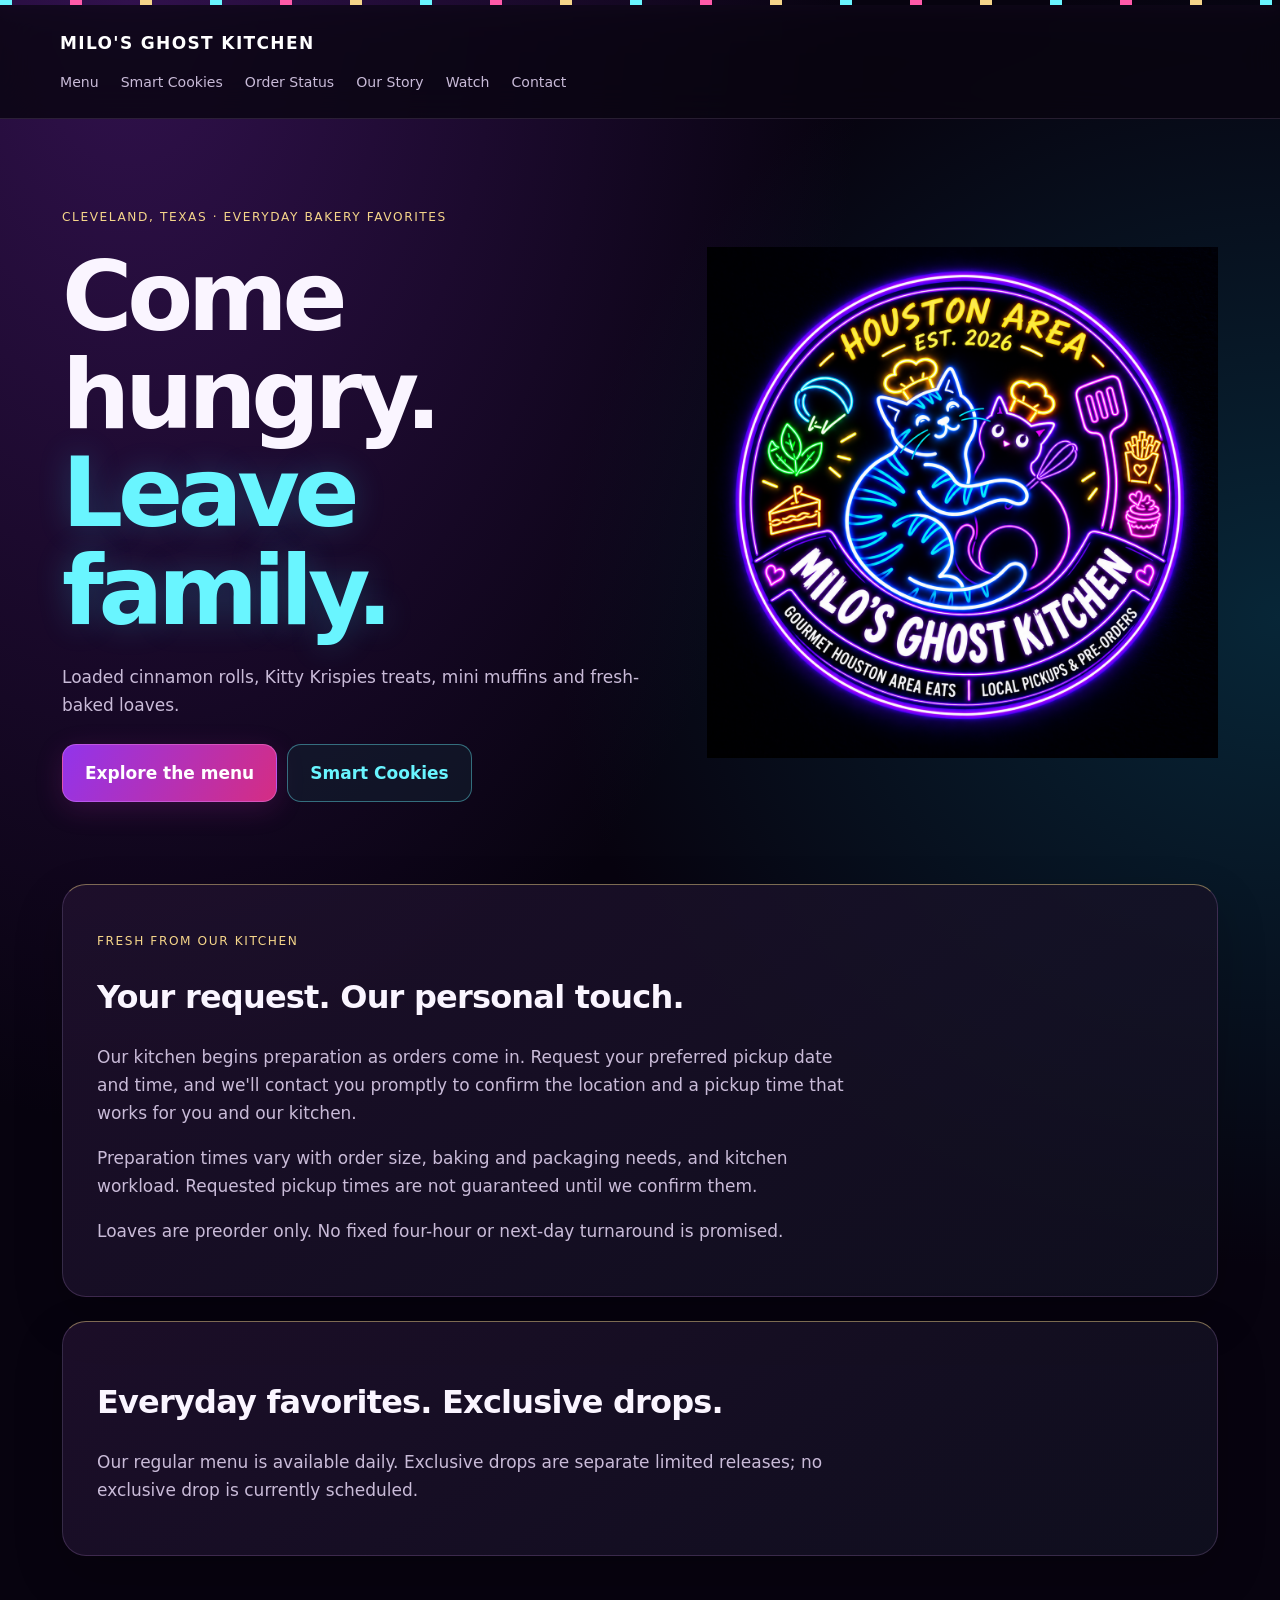
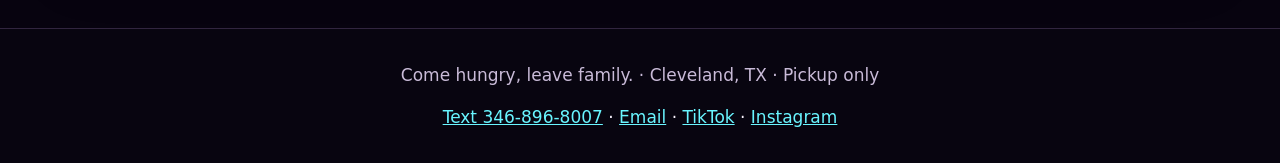
<file: index.html>
<!doctype html><html lang="en"><head><meta charset="utf-8"><meta name="viewport" content="width=device-width,initial-scale=1"><title>Milo's Ghost Kitchen | Cleveland, Texas</title><link rel="stylesheet" href="css/storefront.css"></head><body><header><a class="brand" href="index.html">MILO'S GHOST KITCHEN</a><nav aria-label="Main navigation"><a href="menu.html">Menu</a><a href="smart-cookies.html">Smart Cookies</a><a href="track.html">Order Status</a><a href="story.html">Our Story</a><a href="watch.html">Watch</a><a href="contact.html">Contact</a></nav></header><main><section class="hero"><div><p class="eyebrow">Cleveland, Texas · Everyday bakery favorites</p><h1>Come hungry.<br><span>Leave family.</span></h1><p>Loaded cinnamon rolls, Kitty Krispies treats, mini muffins and fresh-baked loaves.</p><a class="button" href="menu.html">Explore the menu</a><a class="button secondary" href="smart-cookies.html">Smart Cookies</a></div><div class="mascot"><img src="images/Untitled%20design.png" alt="Milo's Ghost Kitchen neon cat logo"></div></section><section class="panel"><p class="eyebrow">Fresh from our kitchen</p><h2>Your request. Our personal touch.</h2><p>Our kitchen begins preparation as orders come in. Request your preferred pickup date and time, and we'll contact you promptly to confirm the location and a pickup time that works for you and our kitchen.</p><p>Preparation times vary with order size, baking and packaging needs, and kitchen workload. Requested pickup times are not guaranteed until we confirm them.</p><p>Loaves are preorder only. No fixed four-hour or next-day turnaround is promised.</p></section><section class="panel"><h2>Everyday favorites. Exclusive drops.</h2><p>Our regular menu is available daily. Exclusive drops are separate limited releases; no exclusive drop is currently scheduled.</p></section></main><footer><p>Come hungry, leave family. · Cleveland, TX · Pickup only</p><a href="sms:+13468968007">Text 346-896-8007</a> · <a href="mailto:milosghostkitchen@gmail.com">Email</a> · <a href="https://www.tiktok.com/@milosghostkitchen">TikTok</a> · <a href="https://www.instagram.com/milosghostkitchenofficial/">Instagram</a></footer></body></html>
</file>
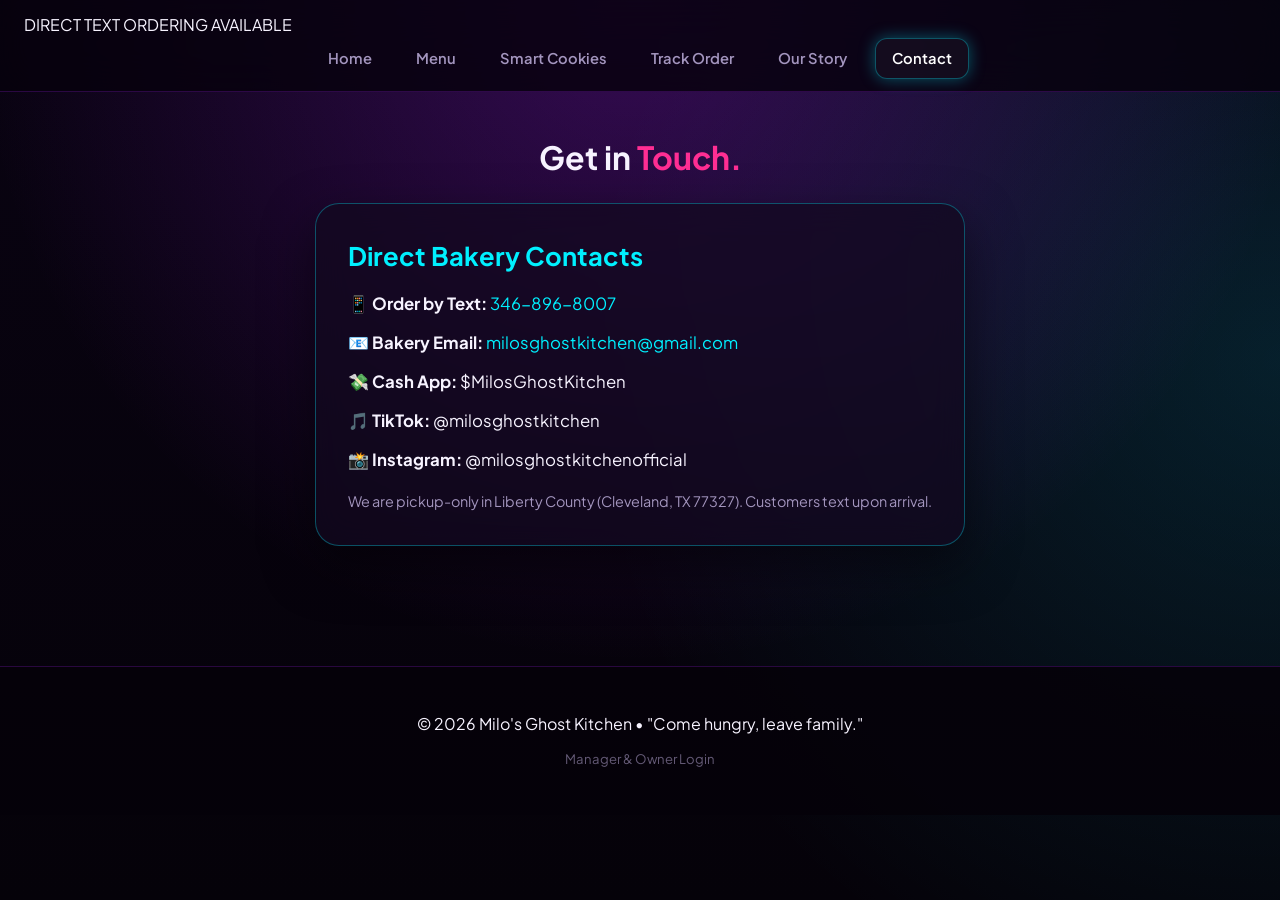
<file: contact.html>
<!doctype html>
<html lang="en">
<head>
  <meta charset="utf-8" />
  <meta name="viewport" content="width=device-width, initial-scale=1, viewport-fit=cover" />
  <title>Contact & Order by Text | Milo's Ghost Kitchen</title>
  <link rel="stylesheet" href="css/milo.css">
  <link href="https://fonts.googleapis.com/css2?family=Barlow+Condensed:wght@600;700;800&family=Manrope:wght@400;500;600;700;800&display=swap" rel="stylesheet">
</head>
<body>
  <div class="lights"><i class="b1"></i><i class="b2"></i><i class="b3"></i><i class="b4"></i><i class="b5"></i></div>
  <header class="top-header">
    <div class="status-bar"><span class="status-dot"></span> DIRECT TEXT ORDERING AVAILABLE</div>
    <nav class="nav">
      <a href="index.html">Home</a>
      <a href="menu.html">Menu</a>
      <a href="smart-cookies.html">Smart Cookies</a>
      <a href="track.html">Track Order</a>
      <a href="story.html">Our Story</a>
      <a href="contact.html" class="active">Contact</a>
    </nav>
  </header>
  <main class="wrap" style="padding:40px 20px;">
    <h1 style="text-align:center;">Get in <span style="color:var(--pink);">Touch.</span></h1>
    <div class="checkout-card" style="max-width:650px;margin:20px auto;">
      <h2 style="font-size:1.6rem;color:var(--cyan);margin-bottom:14px;">Direct Bakery Contacts</h2>
      <ul style="list-style:none;display:flex;flex-direction:column;gap:12px;font-size:1.05rem;">
        <li>📱 <strong>Order by Text:</strong> <a href="tel:3468968007" style="color:var(--cyan);text-decoration:none;">346-896-8007</a></li>
        <li>📧 <strong>Bakery Email:</strong> <a href="mailto:milosghostkitchen@gmail.com" style="color:var(--cyan);text-decoration:none;">milosghostkitchen@gmail.com</a></li>
        <li>💸 <strong>Cash App:</strong> $MilosGhostKitchen</li>
        <li>🎵 <strong>TikTok:</strong> @milosghostkitchen</li>
        <li>📸 <strong>Instagram:</strong> @milosghostkitchenofficial</li>
      </ul>
      <p style="color:var(--text-muted);font-size:0.9rem;margin-top:16px;">We are pickup-only in Liberty County (Cleveland, TX 77327). Customers text upon arrival.</p>
    </div>
  </main>
  <footer class="site-footer">
    <p>© 2026 Milo's Ghost Kitchen • "Come hungry, leave family."</p>
    <a href="admin.html" class="footer-owner-link">Manager & Owner Login</a>
  </footer>
  <div class="toast" id="toast"></div>
  <script src="js/site.js"></script>
</body>
</html>
</file>
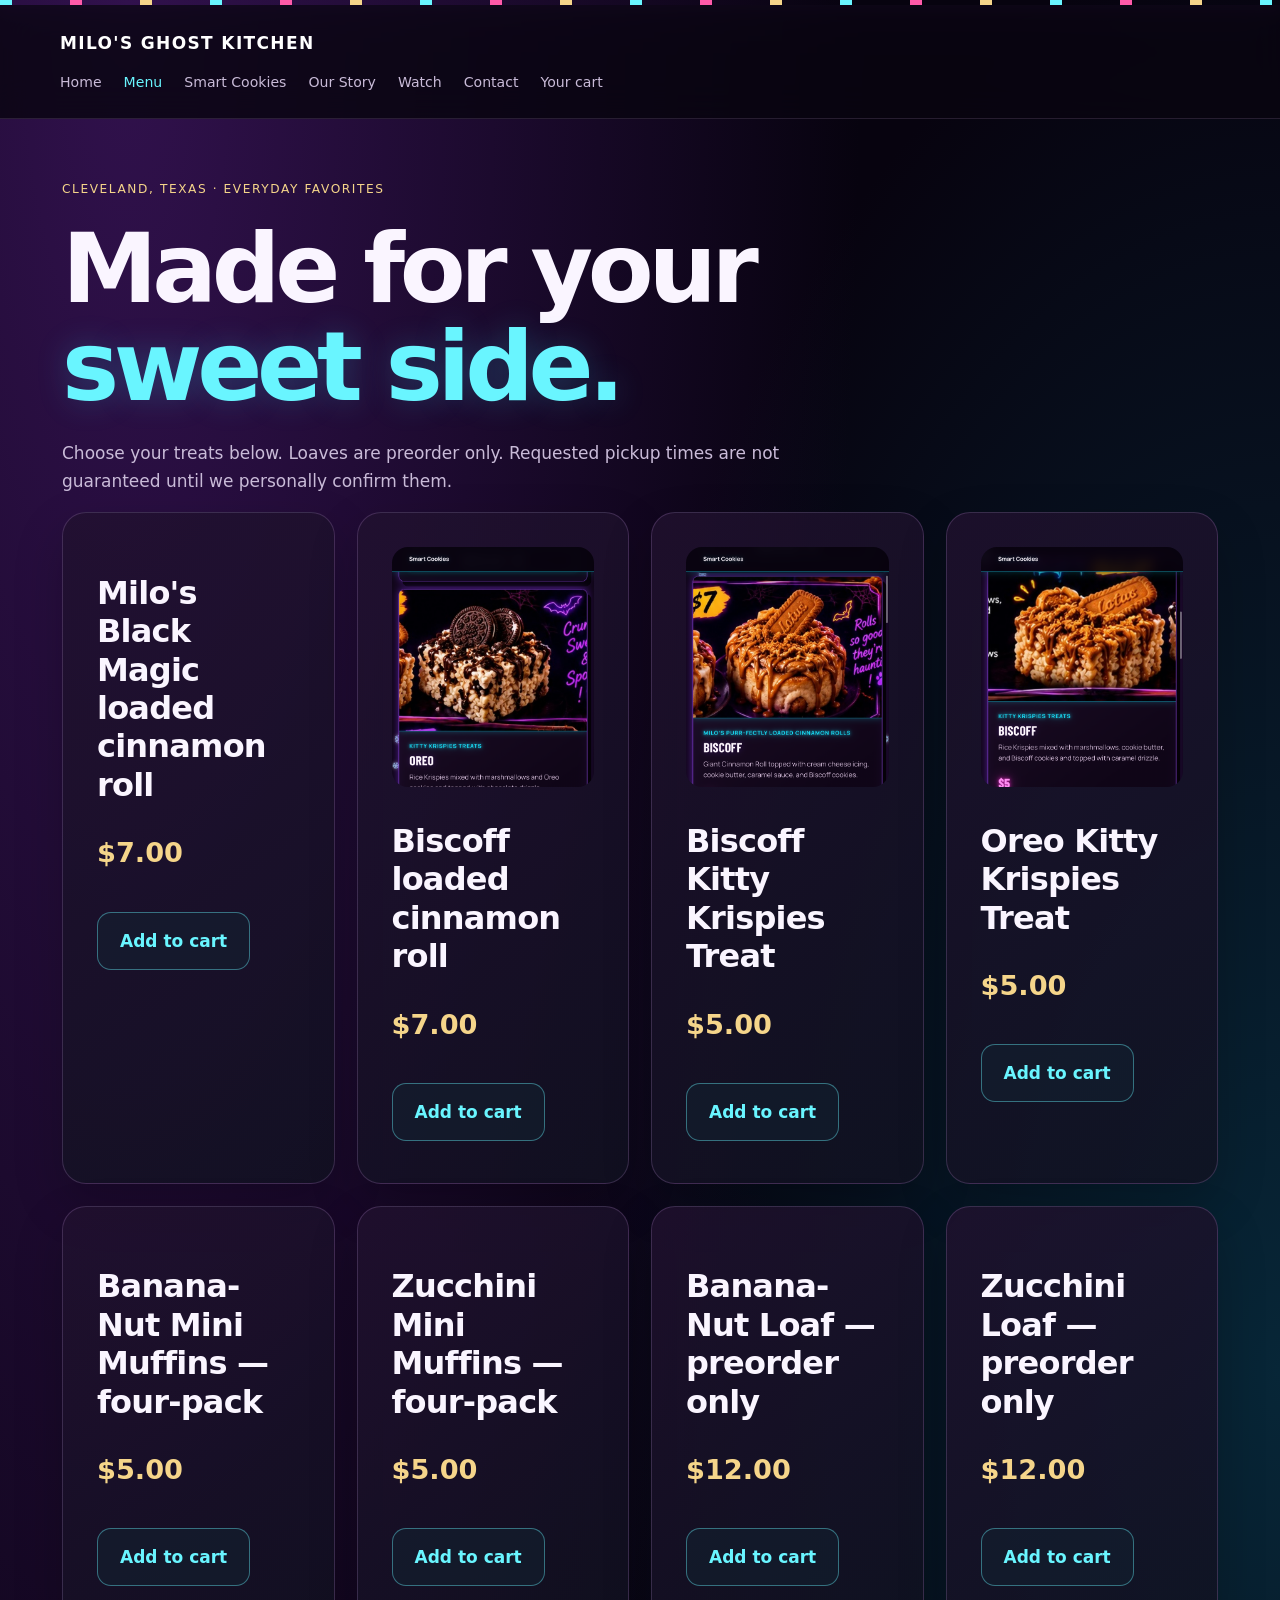
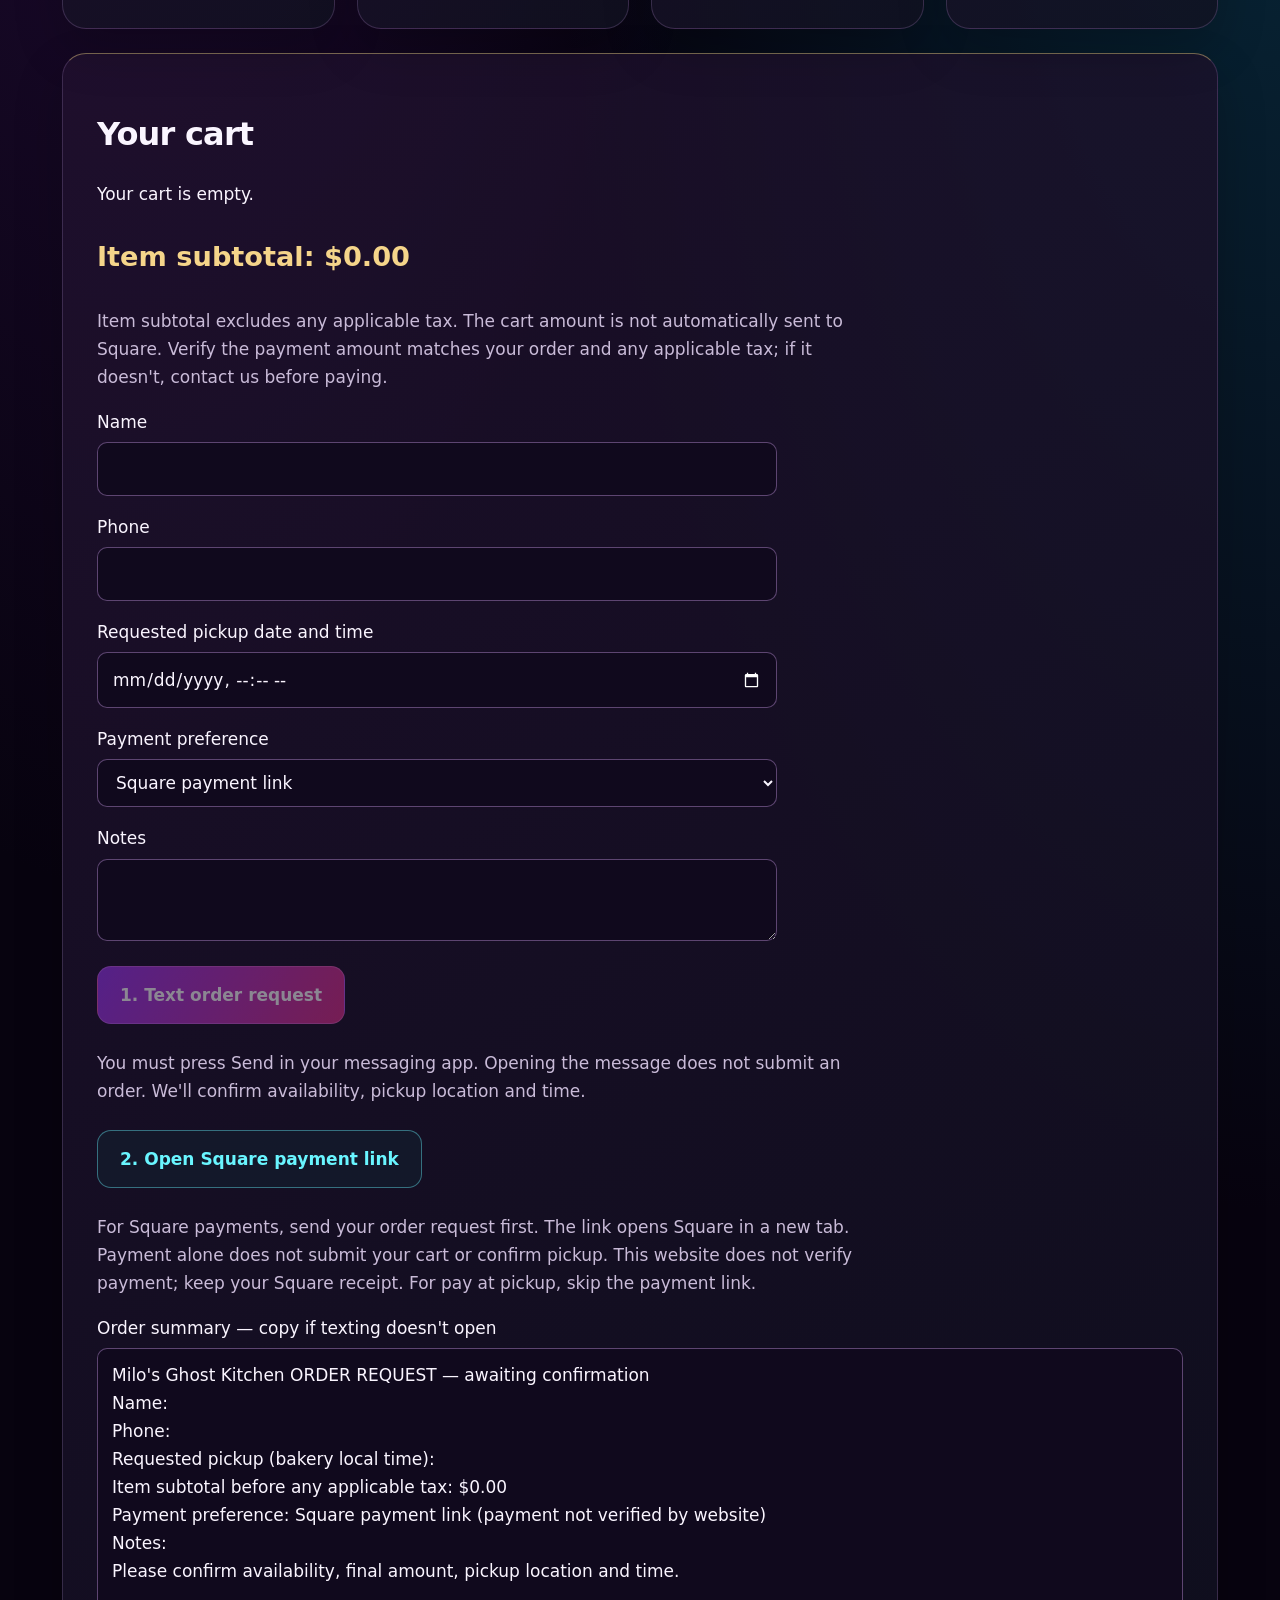
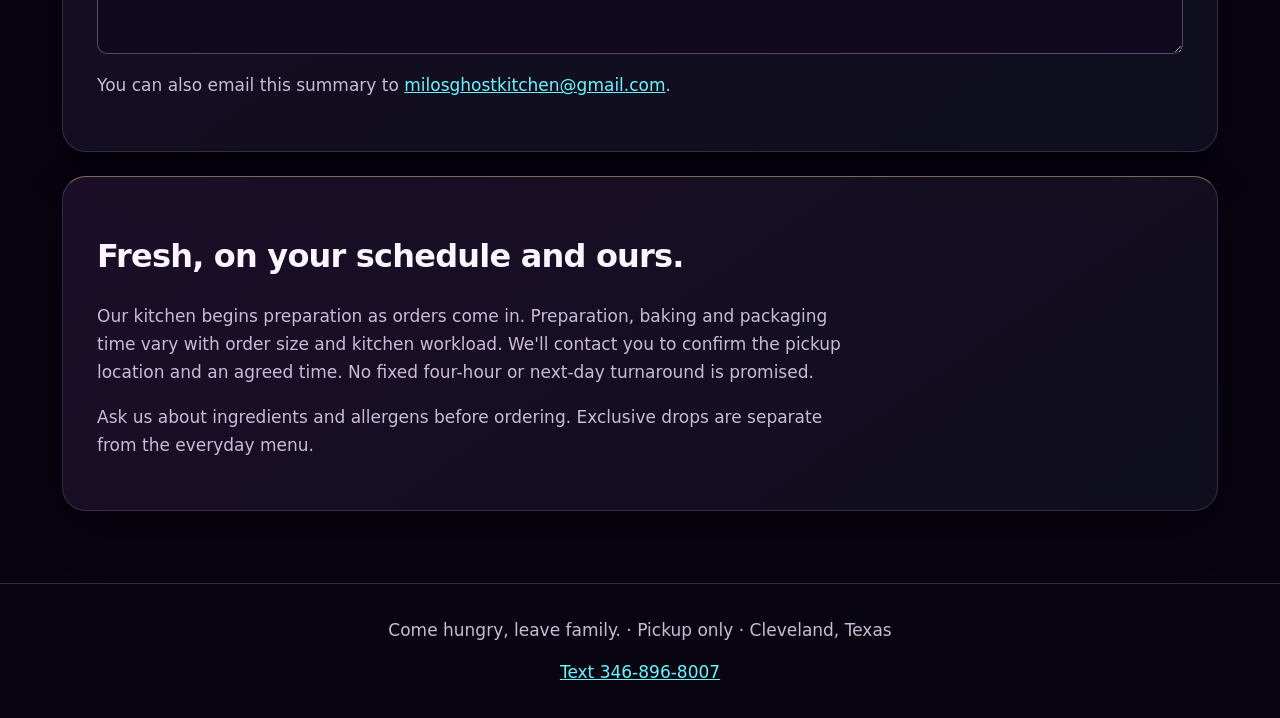
<file: menu.html>
<!doctype html><html lang="en"><head><meta charset="utf-8"><meta name="viewport" content="width=device-width,initial-scale=1"><title>Menu | Milo's Ghost Kitchen</title><link rel="stylesheet" href="css/storefront.css"></head><body><header><a class="brand" href="index.html">MILO'S GHOST KITCHEN</a><nav aria-label="Main navigation"><a href="index.html">Home</a><a href="menu.html" aria-current="page">Menu</a><a href="smart-cookies.html">Smart Cookies</a><a href="story.html">Our Story</a><a href="watch.html">Watch</a><a href="contact.html">Contact</a><a href="#cart">Your cart</a></nav></header><main><p class="eyebrow">Cleveland, Texas · Everyday favorites</p><h1>Made for your<br><span>sweet side.</span></h1><p>Choose your treats below. Loaves are preorder only. Requested pickup times are not guaranteed until we personally confirm them.</p><div id="products" class="grid"></div><noscript>Please enable JavaScript for the cart or text 346-896-8007.</noscript><section class="panel" id="cart"><h2>Your cart</h2><div id="items"></div><p id="subtotal" class="price" aria-live="polite"></p><p>Item subtotal excludes any applicable tax. The cart amount is not automatically sent to Square. Verify the payment amount matches your order and any applicable tax; if it doesn't, contact us before paying.</p><form id="request"><p><label>Name<br><input id="name" autocomplete="name" required maxlength="100"></label></p><p><label>Phone<br><input id="phone" type="tel" autocomplete="tel" required maxlength="40"></label></p><p><label>Requested pickup date and time<br><input id="pickup" type="datetime-local" required></label></p><p><label>Payment preference<br><select id="payment"><option>Square payment link</option><option>Pay at pickup</option></select></label></p><p><label>Notes<br><textarea id="notes" maxlength="500"></textarea></label></p><button class="button" id="send" type="submit">1. Text order request</button></form><p>You must press Send in your messaging app. Opening the message does not submit an order. We'll confirm availability, pickup location and time.</p><a class="button secondary" href="https://square.link/u/US9u61Vv?src=sheet" target="_blank" rel="noopener noreferrer">2. Open Square payment link</a><p>For Square payments, send your order request first. The link opens Square in a new tab. Payment alone does not submit your cart or confirm pickup. This website does not verify payment; keep your Square receipt. For pay at pickup, skip the payment link.</p><label>Order summary — copy if texting doesn't open<br><textarea id="summary" rows="10" readonly style="width:100%"></textarea></label><p>You can also email this summary to <a href="mailto:milosghostkitchen@gmail.com">milosghostkitchen@gmail.com</a>.</p></section><section class="panel"><h2>Fresh, on your schedule and ours.</h2><p>Our kitchen begins preparation as orders come in. Preparation, baking and packaging time vary with order size and kitchen workload. We'll contact you to confirm the pickup location and an agreed time. No fixed four-hour or next-day turnaround is promised.</p><p>Ask us about ingredients and allergens before ordering. Exclusive drops are separate from the everyday menu.</p></section></main><footer><p>Come hungry, leave family. · Pickup only · Cleveland, Texas</p><a href="sms:+13468968007">Text 346-896-8007</a></footer><script>(()=>{'use strict';const menu=[['black-magic',"Milo's Black Magic loaded cinnamon roll",700],['biscoff-roll','Biscoff loaded cinnamon roll',700,'IMG_3055.png'],['biscoff-treat','Biscoff Kitty Krispies Treat',500,'IMG_3053.png'],['oreo-treat','Oreo Kitty Krispies Treat',500,'IMG_3054.png'],['banana-muffins','Banana-Nut Mini Muffins — four-pack',500],['zucchini-muffins','Zucchini Mini Muffins — four-pack',500],['banana-loaf','Banana-Nut Loaf — preorder only',1200],['zucchini-loaf','Zucchini Loaf — preorder only',1200]],$=id=>document.getElementById(id),money=n=>'$'+(n/100).toFixed(2),key='mgk_link_cart';let cart={};try{const saved=JSON.parse(localStorage.getItem(key)||'{}');menu.forEach(([id])=>{if(Number.isInteger(saved?.[id])&&saved[id]>0&&saved[id]<=99)cart[id]=saved[id]})}catch{}const total=()=>menu.reduce((n,[id,,price])=>n+price*(cart[id]||0),0);function summary(){$('summary').value=["Milo's Ghost Kitchen ORDER REQUEST — awaiting confirmation",'Name: '+$('name').value.trim(),'Phone: '+$('phone').value.trim(),'Requested pickup (bakery local time): '+$('pickup').value.replace('T',' '),...menu.filter(([id])=>cart[id]).map(([id,name,price])=>cart[id]+' x '+name+' — '+money(price*cart[id])),'Item subtotal before any applicable tax: '+money(total()),'Payment preference: '+$('payment').value+' (payment not verified by website)','Notes: '+$('notes').value.trim(),'Please confirm availability, final amount, pickup location and time.'].join('\n')}function change(id,d){const n=(cart[id]||0)+d;if(n>0)cart[id]=Math.min(n,99);else delete cart[id];try{localStorage.setItem(key,JSON.stringify(cart))}catch{}render()}function button(text,fn,label){const b=document.createElement('button');b.type='button';b.className='button secondary';b.textContent=text;b.setAttribute('aria-label',label);b.onclick=fn;return b}function render(){$('items').replaceChildren();menu.forEach(([id,name,price])=>{if(!cart[id])return;const row=document.createElement('div'),p=document.createElement('p');p.textContent=cart[id]+' x '+name+' — '+money(price*cart[id]);row.append(p,button('−',()=>change(id,-1),'Remove one '+name),button('+',()=>change(id,1),'Add one '+name));$('items').append(row)});if(!total())$('items').textContent='Your cart is empty.';$('subtotal').textContent='Item subtotal: '+money(total());$('send').disabled=!total();summary()}menu.forEach(([id,name,price,image])=>{const card=document.createElement('article');card.className='product';if(image){const img=document.createElement('img');img.src='images/'+image;img.alt=name;img.loading='lazy';card.append(img)}const h=document.createElement('h2'),p=document.createElement('p');h.textContent=name;p.className='price';p.textContent=money(price);card.append(h,p,button('Add to cart',()=>change(id,1),'Add '+name+' to cart'));$('products').append(card)});$('request').addEventListener('input',summary);$('request').addEventListener('change',summary);$('request').addEventListener('submit',e=>{e.preventDefault();if(!total())return;summary();window.location.href='sms:+13468968007'+(/iPad|iPhone|iPod/.test(navigator.userAgent)?'&':'?')+'body='+encodeURIComponent($('summary').value)});render()})();</script></body></html>
</file>
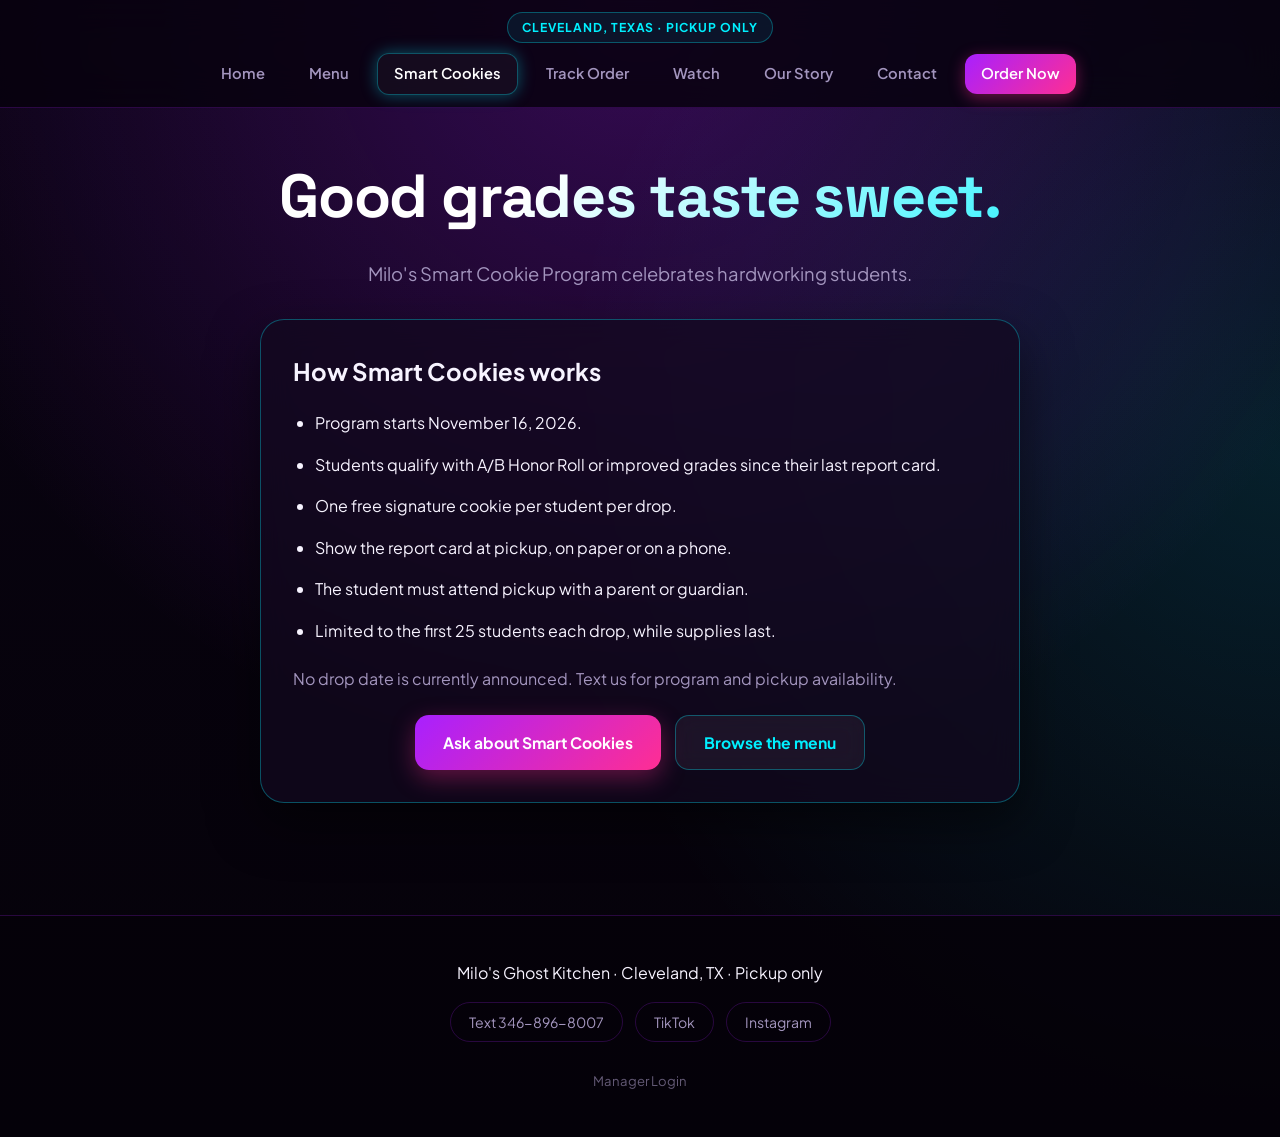
<file: smart-cookies.html>
<!doctype html><html lang="en"><head><meta charset="utf-8"><meta name="viewport" content="width=device-width,initial-scale=1"><title>Smart Cookies | Milo's Ghost Kitchen</title><link rel="stylesheet" href="css/milo.css"></head><body><header class="top-header"><div style="text-align:center"><span class="status-pill">Cleveland, Texas · Pickup only</span></div><nav class="nav" aria-label="Main navigation"><a href="index.html">Home</a><a href="menu.html">Menu</a><a href="smart-cookies.html" class="active" aria-current="page">Smart Cookies</a><a href="track.html">Track Order</a><a href="watch.html">Watch</a><a href="story.html">Our Story</a><a href="contact.html">Contact</a><a href="menu.html#checkout" class="nav-order">Order Now</a></nav></header><main class="wrap" style="padding-top:40px;padding-bottom:24px"><h1 class="hero-title" style="text-align:center">Good grades taste sweet.</h1><p class="hero-sub" style="text-align:center">Milo's Smart Cookie Program celebrates hardworking students.</p><section class="checkout-card" style="max-width:760px;margin:28px auto" aria-labelledby="program-details"><h2 id="program-details">How Smart Cookies works</h2><ul style="padding-left:22px;display:grid;gap:16px;margin-top:20px"><li>Program starts November 16, 2026.</li><li>Students qualify with A/B Honor Roll or improved grades since their last report card.</li><li>One free signature cookie per student per drop.</li><li>Show the report card at pickup, on paper or on a phone.</li><li>The student must attend pickup with a parent or guardian.</li><li>Limited to the first 25 students each drop, while supplies last.</li></ul><p style="margin-top:22px;color:var(--text-muted)">No drop date is currently announced. Text us for program and pickup availability.</p><div class="hero-actions" style="margin:24px 0 0"><a href="sms:+13468968007" class="btn btn-primary">Ask about Smart Cookies</a><a href="menu.html" class="btn btn-secondary">Browse the menu</a></div></section></main><footer class="site-footer"><p>Milo's Ghost Kitchen · Cleveland, TX · Pickup only</p><div class="footer-socials"><a href="sms:+13468968007">Text 346-896-8007</a><a href="https://www.tiktok.com/@milosghostkitchen">TikTok</a><a href="https://www.instagram.com/milosghostkitchenofficial/">Instagram</a></div><a href="admin.html" class="footer-owner-link">Manager Login</a></footer></body></html>
</file>
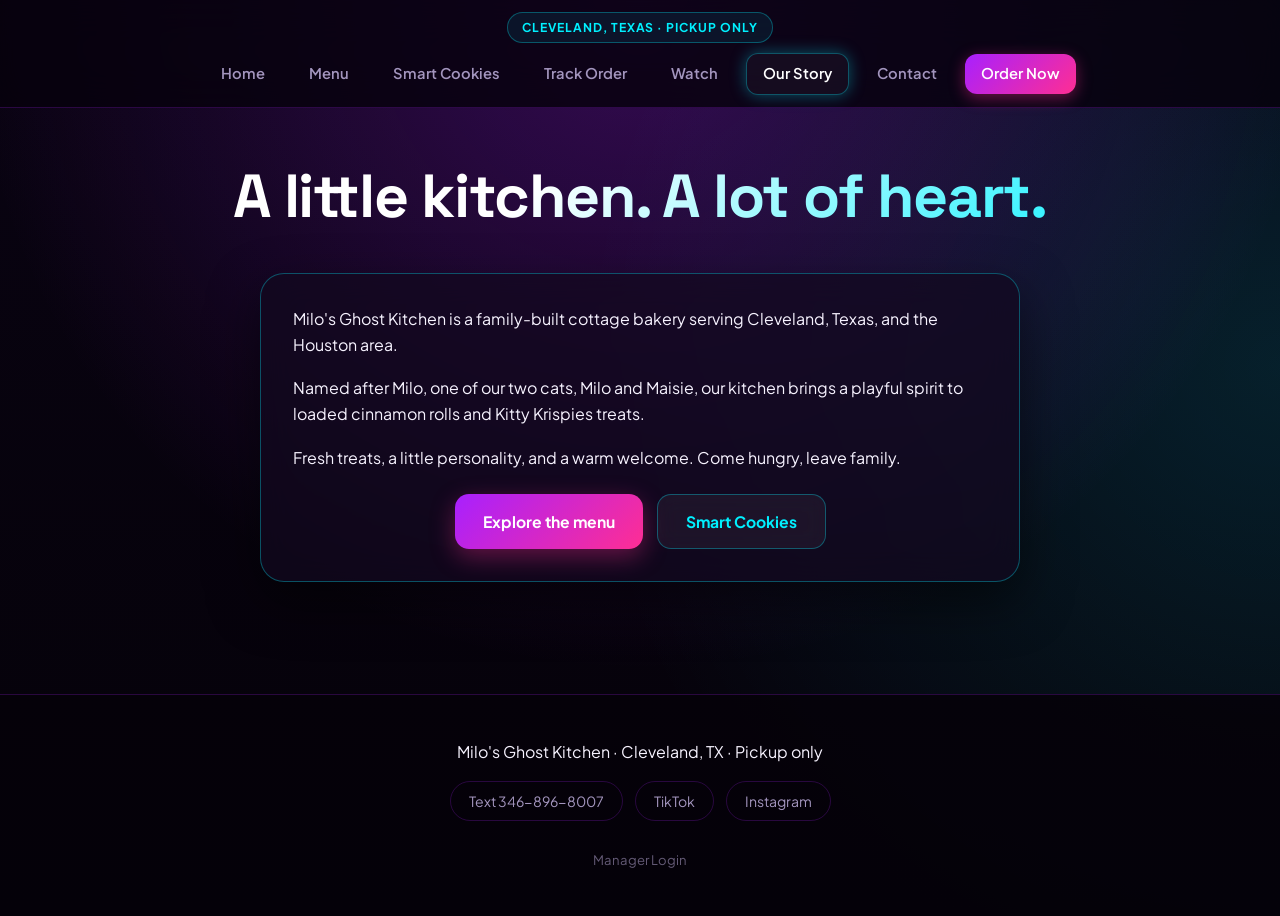
<file: story.html>
<!doctype html><html lang="en"><head><meta charset="utf-8"><meta name="viewport" content="width=device-width,initial-scale=1"><title>Our Story | Milo's Ghost Kitchen</title><link rel="stylesheet" href="css/milo.css"></head><body><header class="top-header"><div style="text-align:center"><span class="status-pill">Cleveland, Texas · Pickup only</span></div><nav class="nav" aria-label="Main navigation"><a href="index.html">Home</a><a href="menu.html">Menu</a><a href="smart-cookies.html">Smart Cookies</a><a href="track.html">Track Order</a><a href="watch.html">Watch</a><a href="story.html" class="active" aria-current="page">Our Story</a><a href="contact.html">Contact</a><a href="menu.html#checkout" class="nav-order">Order Now</a></nav></header><main class="wrap" style="padding-top:40px;padding-bottom:24px"><h1 class="hero-title" style="text-align:center">A little kitchen. A lot of heart.</h1><section class="checkout-card" style="max-width:760px;margin:28px auto" aria-label="Our story"><p>Milo's Ghost Kitchen is a family-built cottage bakery serving Cleveland, Texas, and the Houston area.</p><p style="margin-top:18px">Named after Milo, one of our two cats, Milo and Maisie, our kitchen brings a playful spirit to loaded cinnamon rolls and Kitty Krispies treats.</p><p style="margin-top:18px">Fresh treats, a little personality, and a warm welcome. Come hungry, leave family.</p><div class="hero-actions" style="margin:24px 0 0"><a href="menu.html" class="btn btn-primary">Explore the menu</a><a href="smart-cookies.html" class="btn btn-secondary">Smart Cookies</a></div></section></main><footer class="site-footer"><p>Milo's Ghost Kitchen · Cleveland, TX · Pickup only</p><div class="footer-socials"><a href="sms:+13468968007">Text 346-896-8007</a><a href="https://www.tiktok.com/@milosghostkitchen">TikTok</a><a href="https://www.instagram.com/milosghostkitchenofficial/">Instagram</a></div><a href="admin.html" class="footer-owner-link">Manager Login</a></footer></body></html>
</file>
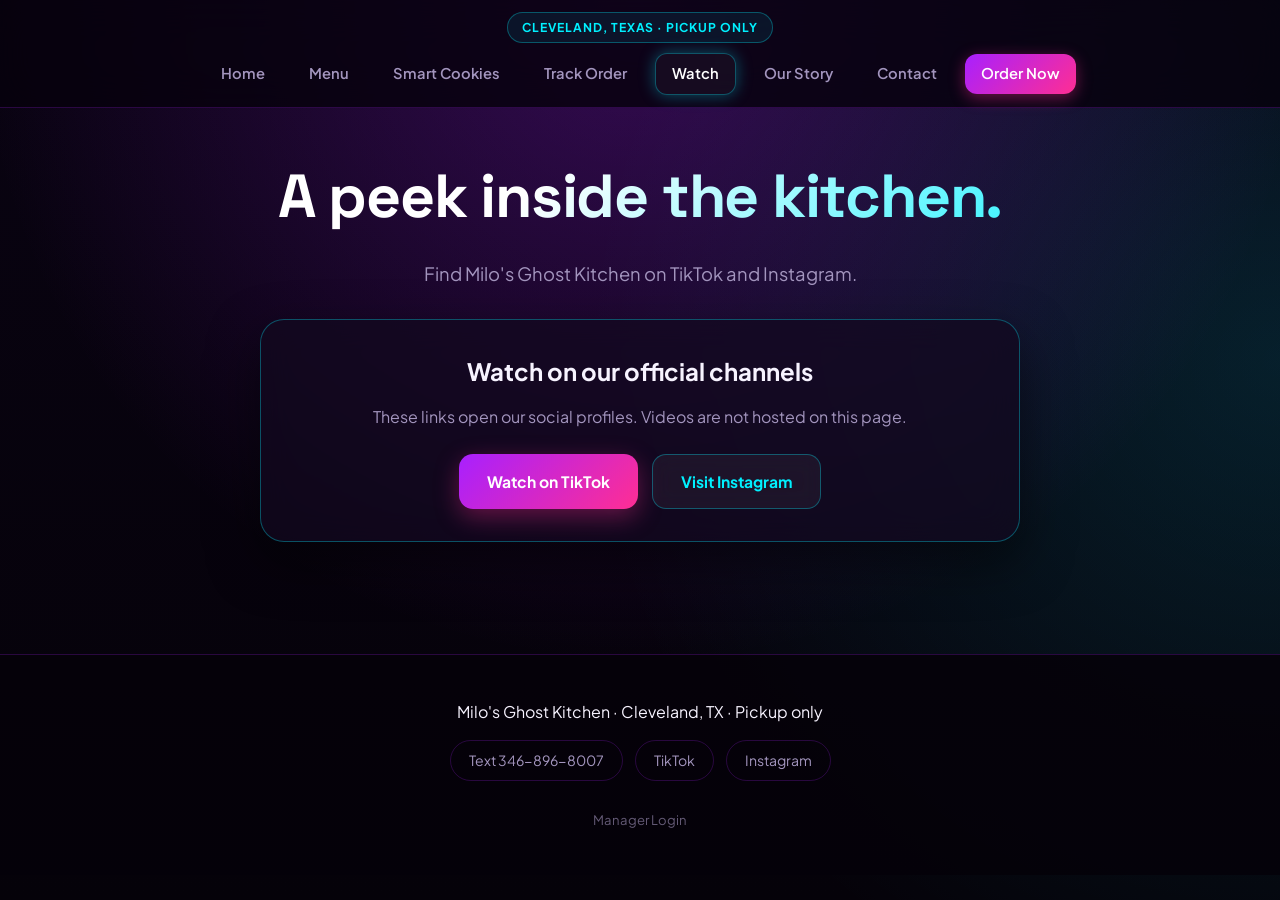
<file: watch.html>
<!doctype html><html lang="en"><head><meta charset="utf-8"><meta name="viewport" content="width=device-width,initial-scale=1"><title>Watch | Milo's Ghost Kitchen</title><link rel="stylesheet" href="css/milo.css"></head><body><header class="top-header"><div style="text-align:center"><span class="status-pill">Cleveland, Texas · Pickup only</span></div><nav class="nav" aria-label="Main navigation"><a href="index.html">Home</a><a href="menu.html">Menu</a><a href="smart-cookies.html">Smart Cookies</a><a href="track.html">Track Order</a><a href="watch.html" class="active" aria-current="page">Watch</a><a href="story.html">Our Story</a><a href="contact.html">Contact</a><a href="menu.html#checkout" class="nav-order">Order Now</a></nav></header><main class="wrap" style="padding-top:40px;padding-bottom:24px;text-align:center"><h1 class="hero-title">A peek inside the kitchen.</h1><p class="hero-sub">Find Milo's Ghost Kitchen on TikTok and Instagram.</p><section class="checkout-card" style="max-width:760px;margin:28px auto" aria-labelledby="watch-channels"><h2 id="watch-channels">Watch on our official channels</h2><p style="margin-top:14px;color:var(--text-muted)">These links open our social profiles. Videos are not hosted on this page.</p><div class="hero-actions" style="margin:24px 0 0"><a href="https://www.tiktok.com/@milosghostkitchen" class="btn btn-primary">Watch on TikTok</a><a href="https://www.instagram.com/milosghostkitchenofficial/" class="btn btn-secondary">Visit Instagram</a></div></section></main><footer class="site-footer"><p>Milo's Ghost Kitchen · Cleveland, TX · Pickup only</p><div class="footer-socials"><a href="sms:+13468968007">Text 346-896-8007</a><a href="https://www.tiktok.com/@milosghostkitchen">TikTok</a><a href="https://www.instagram.com/milosghostkitchenofficial/">Instagram</a></div><a href="admin.html" class="footer-owner-link">Manager Login</a></footer></body></html>
</file>
<file: css/storefront.css>
:root{color-scheme:dark;--bg:#07030f;--text:#faf5ff;--muted:#c9bbd8;--cyan:#69f5ff;--pink:#ff5aa9;--gold:#f5d58a}*{box-sizing:border-box}body{margin:0;background:radial-gradient(ellipse at 10% 0%,#31114d 0,transparent 45%),radial-gradient(ellipse at 100% 35%,#072637 0,transparent 40%),var(--bg);color:var(--text);font:17px/1.65 system-ui,-apple-system,sans-serif}body:before{content:"";display:block;height:5px;background:repeating-linear-gradient(90deg,var(--cyan) 0 12px,transparent 12px 70px,var(--pink) 70px 82px,transparent 82px 140px,var(--gold) 140px 152px,transparent 152px 210px);box-shadow:0 0 20px #b044ff}header{padding:24px max(20px,calc((100vw - 1160px)/2));border-bottom:1px solid #e3c5ff22;background:#090510cf;backdrop-filter:blur(18px)}.brand{font-weight:900;letter-spacing:.08em;color:#fff;text-decoration:none}nav{display:flex;flex-wrap:wrap;gap:12px 22px;margin-top:14px}nav a{font-size:.88rem;color:var(--muted);text-decoration:none}nav a:hover,nav a[aria-current]{color:var(--cyan)}main{max-width:1200px;margin:auto;padding:48px 22px}h1{font-size:clamp(2.8rem,7.5vw,6.5rem);line-height:1.02;letter-spacing:-.055em;margin:22px 0}h1 span{color:var(--cyan);text-shadow:0 0 32px #36d8ff38}h2{font-size:clamp(1.3rem,2.6vw,2rem);line-height:1.2;letter-spacing:-.025em}p{color:var(--muted);max-width:760px}.eyebrow{font-size:.76rem;text-transform:uppercase;letter-spacing:.13em;color:var(--gold)}.hero{display:grid;grid-template-columns:1.2fr 1fr;align-items:center;gap:32px;padding:28px 0 50px}.mascot{border:0;border-radius:0;padding:0;background:none;box-shadow:none;min-width:0}.mascot img{display:block;width:100%;height:auto;border:0;border-radius:0;box-shadow:none;object-fit:contain}.button{display:inline-block;padding:14px 22px;margin:8px 10px 8px 0;border-radius:14px;background:linear-gradient(120deg,#9234eb,#d52d83);color:#fff;text-decoration:none;font-weight:700;border:1px solid #f6a0ff55;box-shadow:0 7px 28px #b326a333}.secondary{background:#13223188;border-color:#69f5ff66;color:var(--cyan);box-shadow:none}.panel,.product{background:linear-gradient(145deg,#21112fcc,#111221cc);border:1px solid #cfa0ef33;border-radius:24px;padding:clamp(20px,3vw,34px);margin:24px 0;box-shadow:0 20px 50px #0003}.panel{border-top-color:#f5d58a77}.grid{display:grid;grid-template-columns:repeat(auto-fit,minmax(min(100%,245px),1fr));gap:22px}.product{margin:0;min-width:0}.product img{width:100%;height:240px;object-fit:cover;border-radius:16px}.price{font-size:1.7rem;color:var(--gold);font-weight:800}footer{text-align:center;border-top:1px solid #d4a7fa33;padding:32px 22px;background:#080510}footer p{margin:0 auto 14px}a{color:var(--cyan);overflow-wrap:anywhere}:focus-visible{outline:3px solid var(--gold);outline-offset:5px}button,input,select,textarea{font:inherit}button{cursor:pointer;min-height:44px}button:disabled{opacity:.5;cursor:not-allowed;box-shadow:none}input,select,textarea{display:block;width:100%;max-width:100%;min-width:0;padding:12px 14px;margin-top:6px;color:var(--text);background:#10091d;border:1px solid #cfa0ef66;border-radius:10px}textarea{resize:vertical}label{color:var(--text)}#request{max-width:680px}#cart{scroll-margin-top:24px}@media(max-width:720px){.hero{grid-template-columns:1fr}.mascot{max-width:290px;margin:auto;grid-row:1}main{padding-top:24px}}@media(prefers-reduced-motion:reduce){*{scroll-behavior:auto!important;transition:none!important}}
</file>
<file: css/milo.css>
/* Milo's Ghost Kitchen - Modern Dark Luxe Neon Theme */
@import url('https://fonts.googleapis.com/css2?family=Plus+Jakarta+Sans:wght@400;500;600;700;800&family=Space+Grotesk:wght@600;700;800&display=swap');

:root {
  --bg-deep: #050209;
  --bg-surface: rgba(19, 9, 31, 0.72);
  --bg-glass: rgba(255, 255, 255, 0.04);
  --cyan: #00f0ff;
  --cyan-glow: rgba(0, 240, 255, 0.35);
  --purple: #a820ff;
  --purple-glow: rgba(168, 32, 255, 0.45);
  --pink: #ff2e93;
  --gold: #ffc233;
  --text: #f7f3ff;
  --text-muted: #a395be;
  --border: rgba(168, 32, 255, 0.22);
  --border-cyan: rgba(0, 240, 255, 0.32);
  --font-heading: 'Space Grotesk', -apple-system, sans-serif;
  --font-body: 'Plus Jakarta Sans', -apple-system, sans-serif;
}

* { box-sizing: border-box; margin: 0; padding: 0; }
html {
  scroll-behavior: smooth;
  background: var(--bg-deep);
  color: var(--text);
  font-family: var(--font-body);
  -webkit-font-smoothing: antialiased;
  overflow-x: hidden;
}
body {
  background: 
    radial-gradient(circle at 50% 0%, rgba(168, 32, 255, 0.28) 0%, transparent 60%),
    radial-gradient(circle at 100% 40%, rgba(0, 240, 255, 0.12) 0%, transparent 50%),
    linear-gradient(180deg, #090312 0%, #050209 100%);
  color: var(--text);
  line-height: 1.6;
  min-height: 100vh;
}

/* Elegant header */
header.top-header {
  position: sticky;
  top: 0;
  z-index: 99;
  background: rgba(7, 2, 13, 0.82);
  backdrop-filter: blur(20px);
  -webkit-backdrop-filter: blur(20px);
  border-bottom: 1px solid var(--border);
  padding: 12px 24px;
}
.status-pill {
  display: inline-flex;
  align-items: center;
  gap: 8px;
  background: rgba(0, 240, 255, 0.08);
  border: 1px solid rgba(0, 240, 255, 0.3);
  padding: 5px 14px;
  border-radius: 999px;
  font-size: 0.76rem;
  letter-spacing: 0.08em;
  text-transform: uppercase;
  color: var(--cyan);
  font-weight: 700;
  margin-bottom: 10px;
}
.status-dot {
  width: 7px;
  height: 7px;
  border-radius: 50%;
  background: var(--cyan);
  box-shadow: 0 0 10px var(--cyan);
}
nav.nav {
  display: flex;
  align-items: center;
  justify-content: center;
  flex-wrap: wrap;
  gap: 8px 12px;
}
nav.nav a {
  color: var(--text-muted);
  text-decoration: none;
  font-size: 0.92rem;
  font-weight: 600;
  padding: 8px 16px;
  border-radius: 12px;
  transition: all 0.25s ease;
}
nav.nav a:hover, nav.nav a.active {
  color: #fff;
  background: var(--bg-glass);
  border: 1px solid var(--border-cyan);
  box-shadow: 0 0 16px var(--cyan-glow);
}
nav.nav a.nav-order {
  background: linear-gradient(135deg, var(--purple), var(--pink));
  color: #fff;
  border: none;
  box-shadow: 0 4px 16px rgba(255, 46, 147, 0.4);
}

.wrap { max-width: 1120px; margin: 0 auto; padding: 0 24px; }
.hero-center { text-align: center; padding: 60px 20px 40px; }
.hero-logo-box { width: 220px; height: 220px; margin: 0 auto 28px; }
.hero-logo-box img {
  width: 100%; height: 100%; object-fit: contain;
  filter: drop-shadow(0 0 32px rgba(168, 32, 255, 0.7));
  border-radius: 50%;
}
.hero-title {
  font-family: var(--font-heading);
  font-size: clamp(2.4rem, 6vw, 3.8rem);
  font-weight: 800;
  letter-spacing: -0.02em;
  background: linear-gradient(135deg, #fff 40%, var(--cyan) 100%);
  -webkit-background-clip: text;
  -webkit-text-fill-color: transparent;
  margin-bottom: 14px;
}
.hero-sub {
  font-size: 1.15rem;
  color: var(--text-muted);
  max-width: 600px;
  margin: 0 auto 30px;
}
.hero-actions { display: flex; justify-content: center; gap: 14px; flex-wrap: wrap; margin-bottom: 44px; }

.btn {
  display: inline-flex;
  align-items: center;
  justify-content: center;
  padding: 14px 28px;
  border-radius: 14px;
  font-weight: 700;
  text-decoration: none;
  font-size: 0.98rem;
  transition: all 0.25s ease;
  cursor: pointer;
}
.btn-primary {
  background: linear-gradient(135deg, var(--purple), var(--pink));
  color: #fff;
  border: none;
  box-shadow: 0 8px 24px rgba(255, 46, 147, 0.35);
}
.btn-primary:hover {
  transform: translateY(-2px);
  box-shadow: 0 12px 30px rgba(255, 46, 147, 0.5);
}
.btn-secondary {
  background: rgba(255, 255, 255, 0.05);
  color: var(--cyan);
  border: 1px solid var(--border-cyan);
  backdrop-filter: blur(10px);
}
.btn-secondary:hover {
  background: rgba(0, 240, 255, 0.12);
  border-color: var(--cyan);
  transform: translateY(-2px);
}

.hero-spread-card {
  border-radius: 24px;
  overflow: hidden;
  border: 1px solid var(--border-cyan);
  box-shadow: 0 16px 40px rgba(0, 0, 0, 0.6), 0 0 32px rgba(0, 240, 255, 0.2);
}
.hero-spread-card img { width: 100%; height: auto; display: block; }

/* Product Grid */
.menu-grid {
  display: grid;
  grid-template-columns: repeat(auto-fit, minmax(280px, 1fr));
  gap: 24px;
  margin: 40px 0;
}
.item-card {
  background: var(--bg-surface);
  border: 1px solid var(--border);
  border-radius: 22px;
  overflow: hidden;
  display: flex;
  flex-direction: column;
  transition: transform 0.3s ease, border-color 0.3s ease;
  backdrop-filter: blur(12px);
}
.item-card:hover {
  transform: translateY(-4px);
  border-color: var(--cyan);
  box-shadow: 0 14px 34px rgba(0, 240, 255, 0.15);
}
.item-img-wrap {
  width: 100%;
  height: 240px;
  background: #0f0518;
  overflow: hidden;
}
.item-img-wrap img {
  width: 100%; height: 100%;
  object-fit: cover;
  transition: transform 0.4s ease;
}
.item-card:hover .item-img-wrap img { transform: scale(1.05); }
.item-body { padding: 22px; flex-grow: 1; display: flex; flex-direction: column; }
.item-cat { font-size: 0.78rem; color: var(--cyan); font-weight: 700; text-transform: uppercase; letter-spacing: 0.05em; margin-bottom: 6px; }
.item-name { font-family: var(--font-heading); font-size: 1.55rem; font-weight: 700; }
.item-desc { font-size: 0.92rem; color: var(--text-muted); margin: 8px 0 18px; flex-grow: 1; }
.item-footer { display: flex; align-items: center; justify-content: space-between; border-top: 1px solid rgba(255,255,255,0.06); padding-top: 14px; }
.item-price { font-family: var(--font-heading); font-size: 1.7rem; font-weight: 800; color: var(--pink); }

.checkout-card {
  background: var(--bg-surface);
  border: 1px solid var(--border-cyan);
  border-radius: 24px;
  padding: 32px;
  margin: 40px 0;
  backdrop-filter: blur(16px);
  box-shadow: 0 20px 50px rgba(0,0,0,0.5);
}
.cart-math { background: rgba(0,0,0,0.45); border-radius: 14px; padding: 18px; margin: 18px 0; }
.field { margin-bottom: 16px; }
.field label { display: block; font-size: 0.88rem; font-weight: 700; color: var(--text-muted); margin-bottom: 6px; }
input, textarea, select {
  width: 100%;
  background: rgba(10, 4, 18, 0.85);
  border: 1px solid var(--border);
  border-radius: 12px;
  color: #fff;
  padding: 14px;
  font-size: 0.95rem;
  outline: none;
  font-family: inherit;
}
input:focus, textarea:focus, select:focus {
  border-color: var(--cyan);
  box-shadow: 0 0 16px var(--cyan-glow);
}
footer.site-footer {
  border-top: 1px solid var(--border);
  padding: 44px 20px;
  text-align: center;
  margin-top: 60px;
  background: rgba(5, 2, 9, 0.9);
}
.footer-socials { display: flex; justify-content: center; gap: 12px; flex-wrap: wrap; margin: 16px 0; }
.footer-socials a, .footer-socials button {
  color: var(--text-muted);
  text-decoration: none;
  border: 1px solid var(--border);
  padding: 8px 18px;
  border-radius: 999px;
  background: transparent;
  cursor: pointer;
  font-size: 0.88rem;
}
.footer-owner-link { display: inline-block; margin-top: 12px; font-size: 0.82rem; color: var(--text-muted); text-decoration: none; opacity: 0.6; }
</file>
